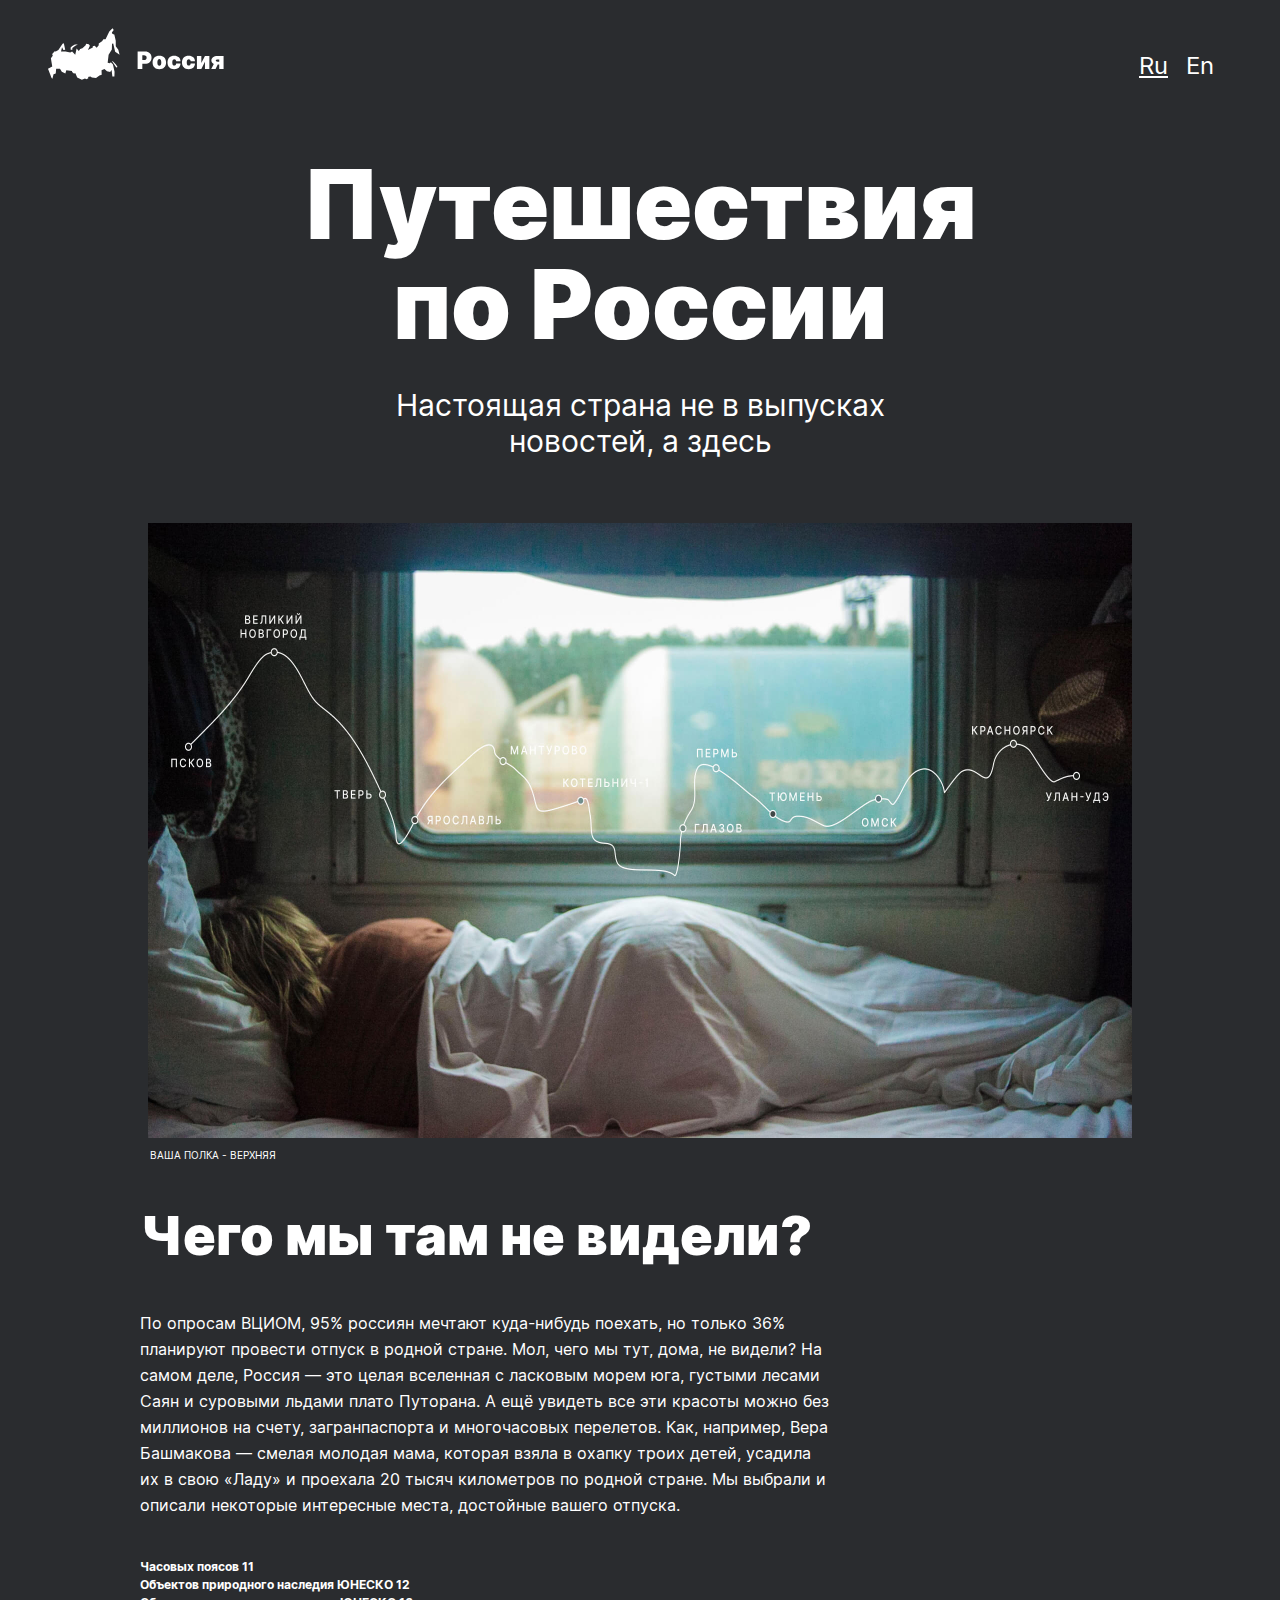
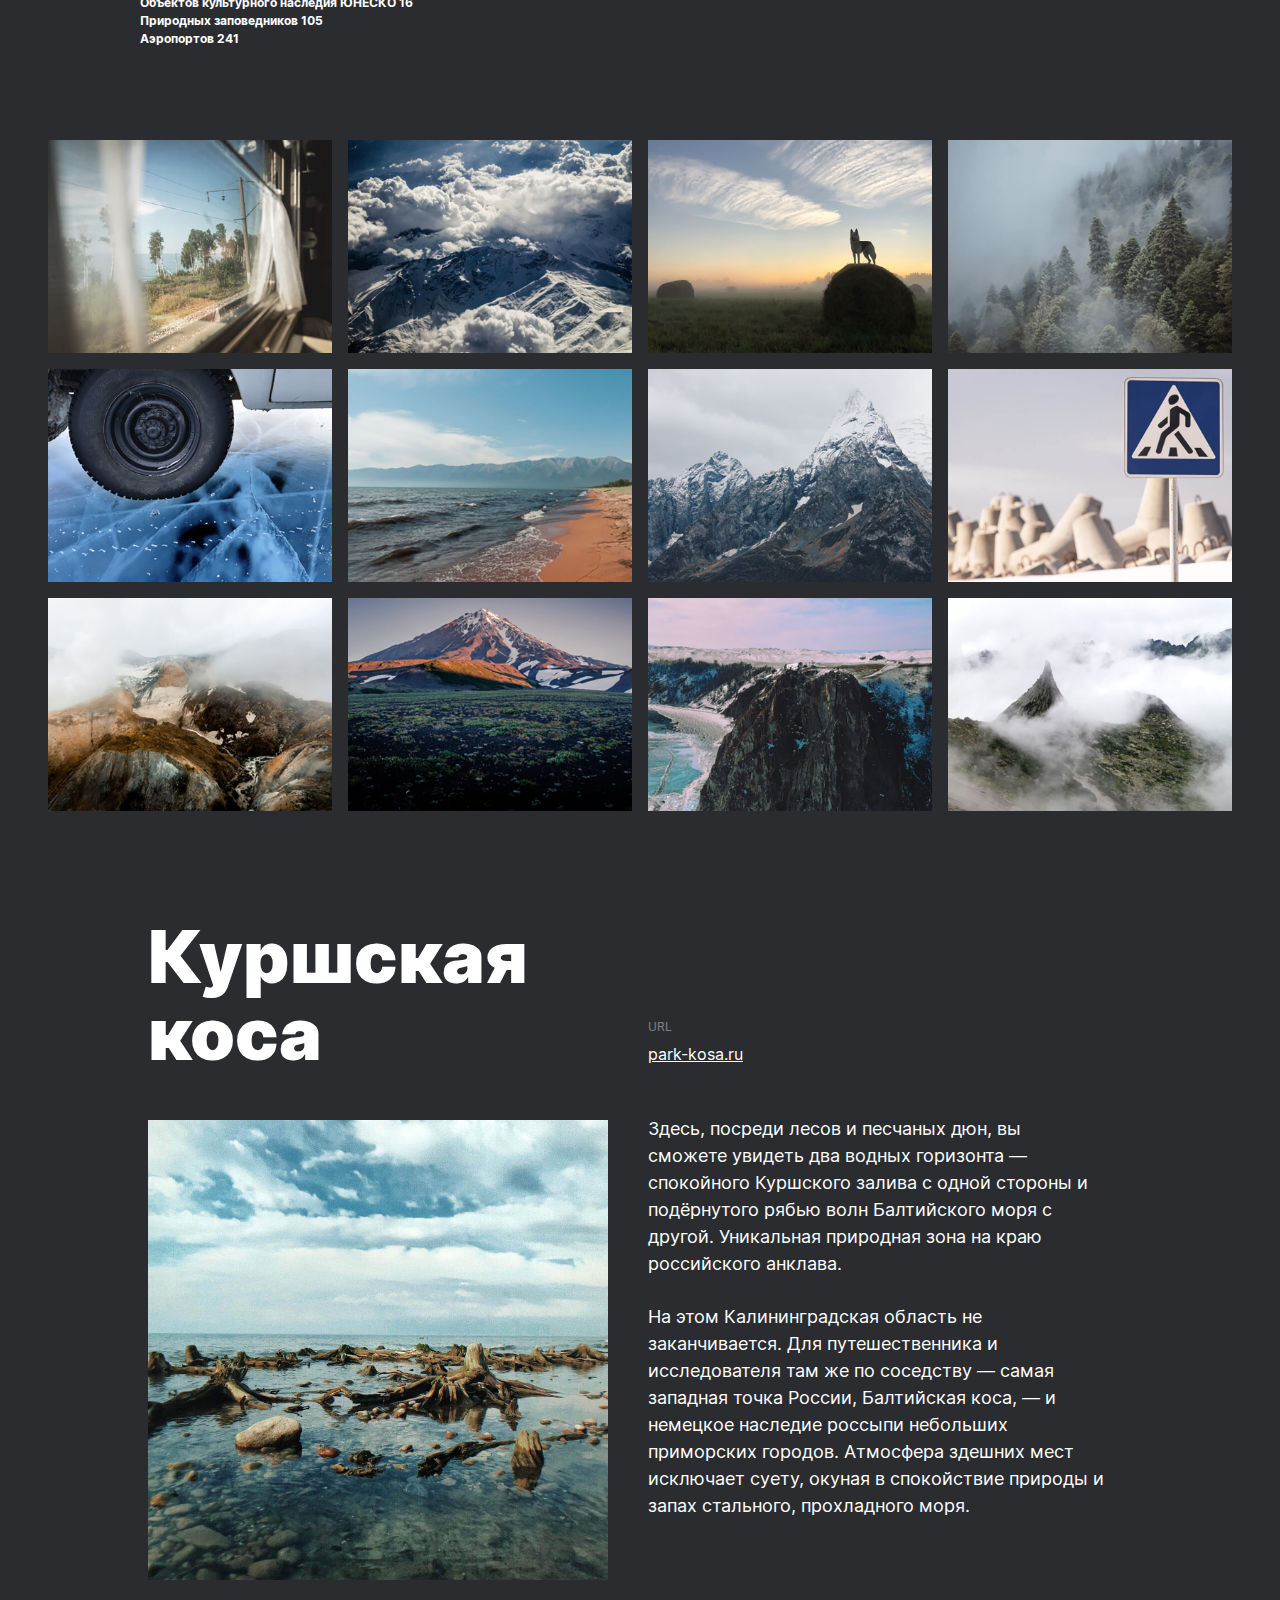
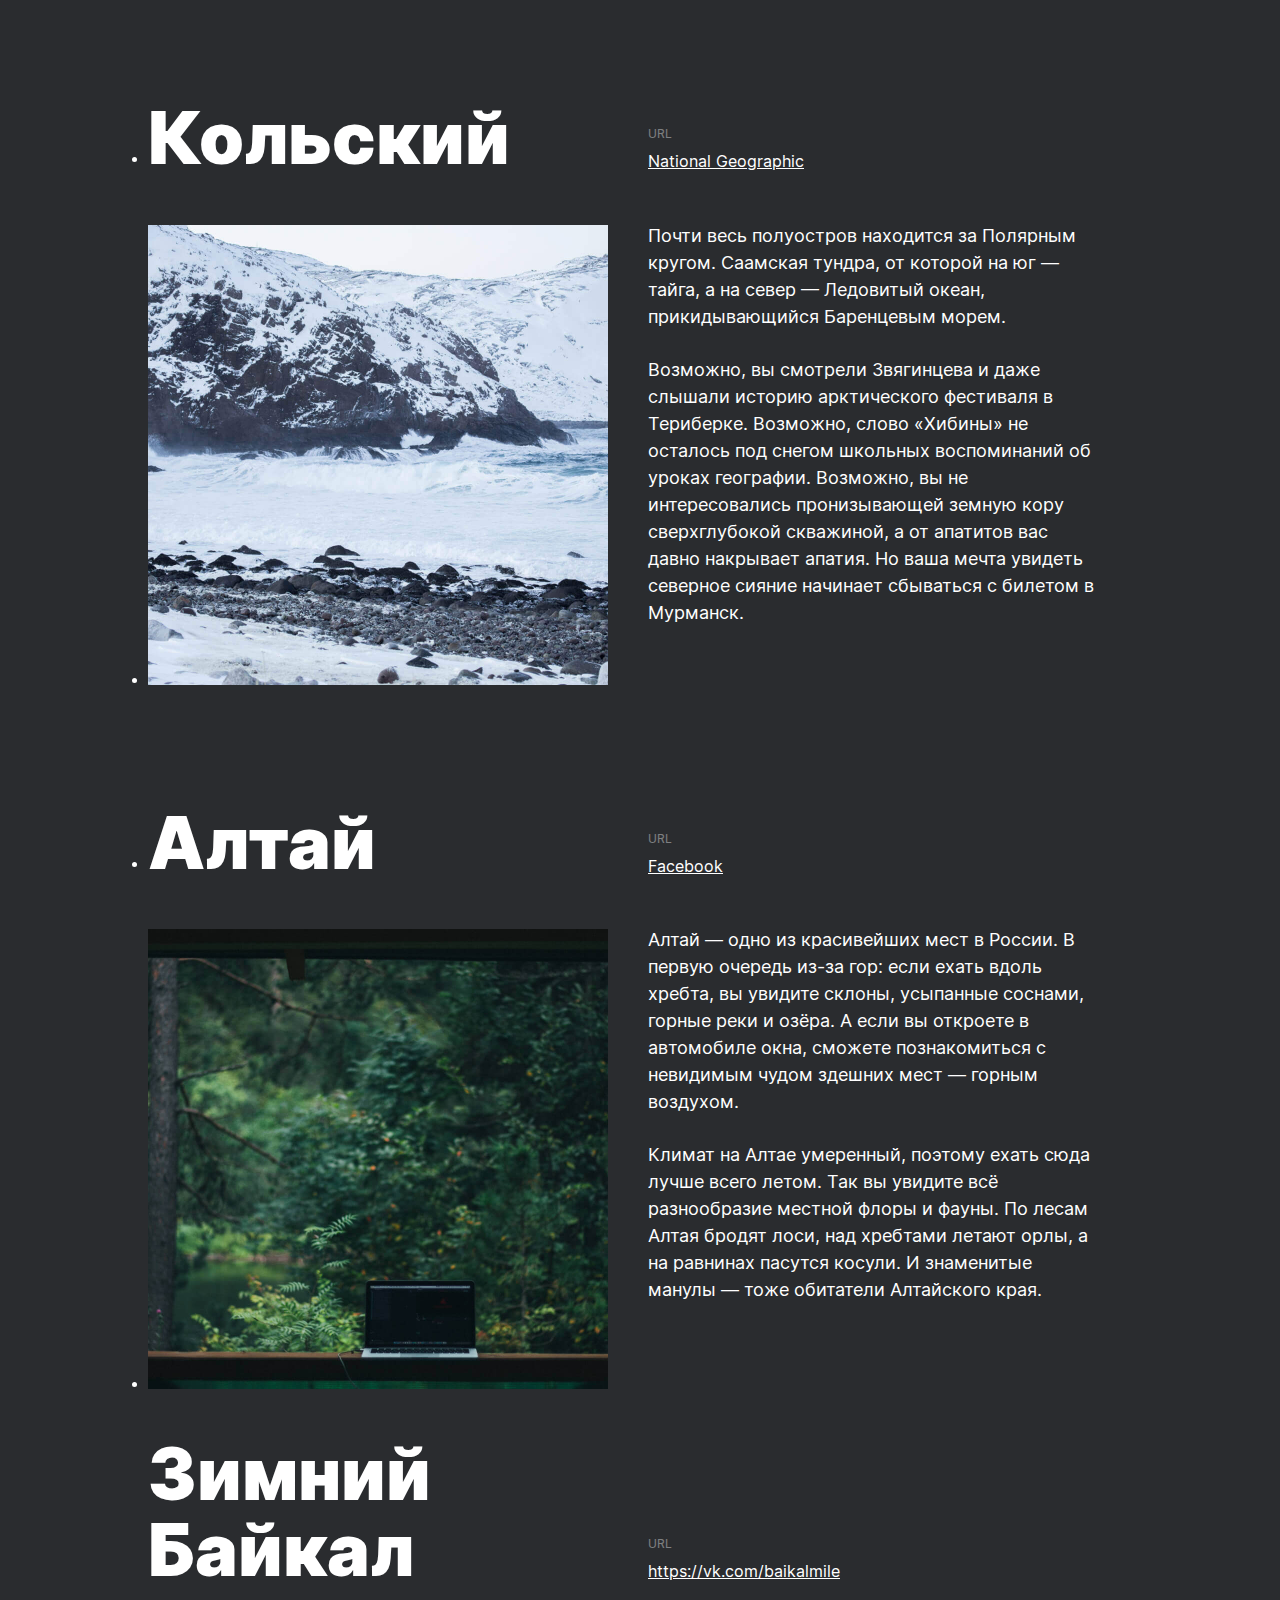
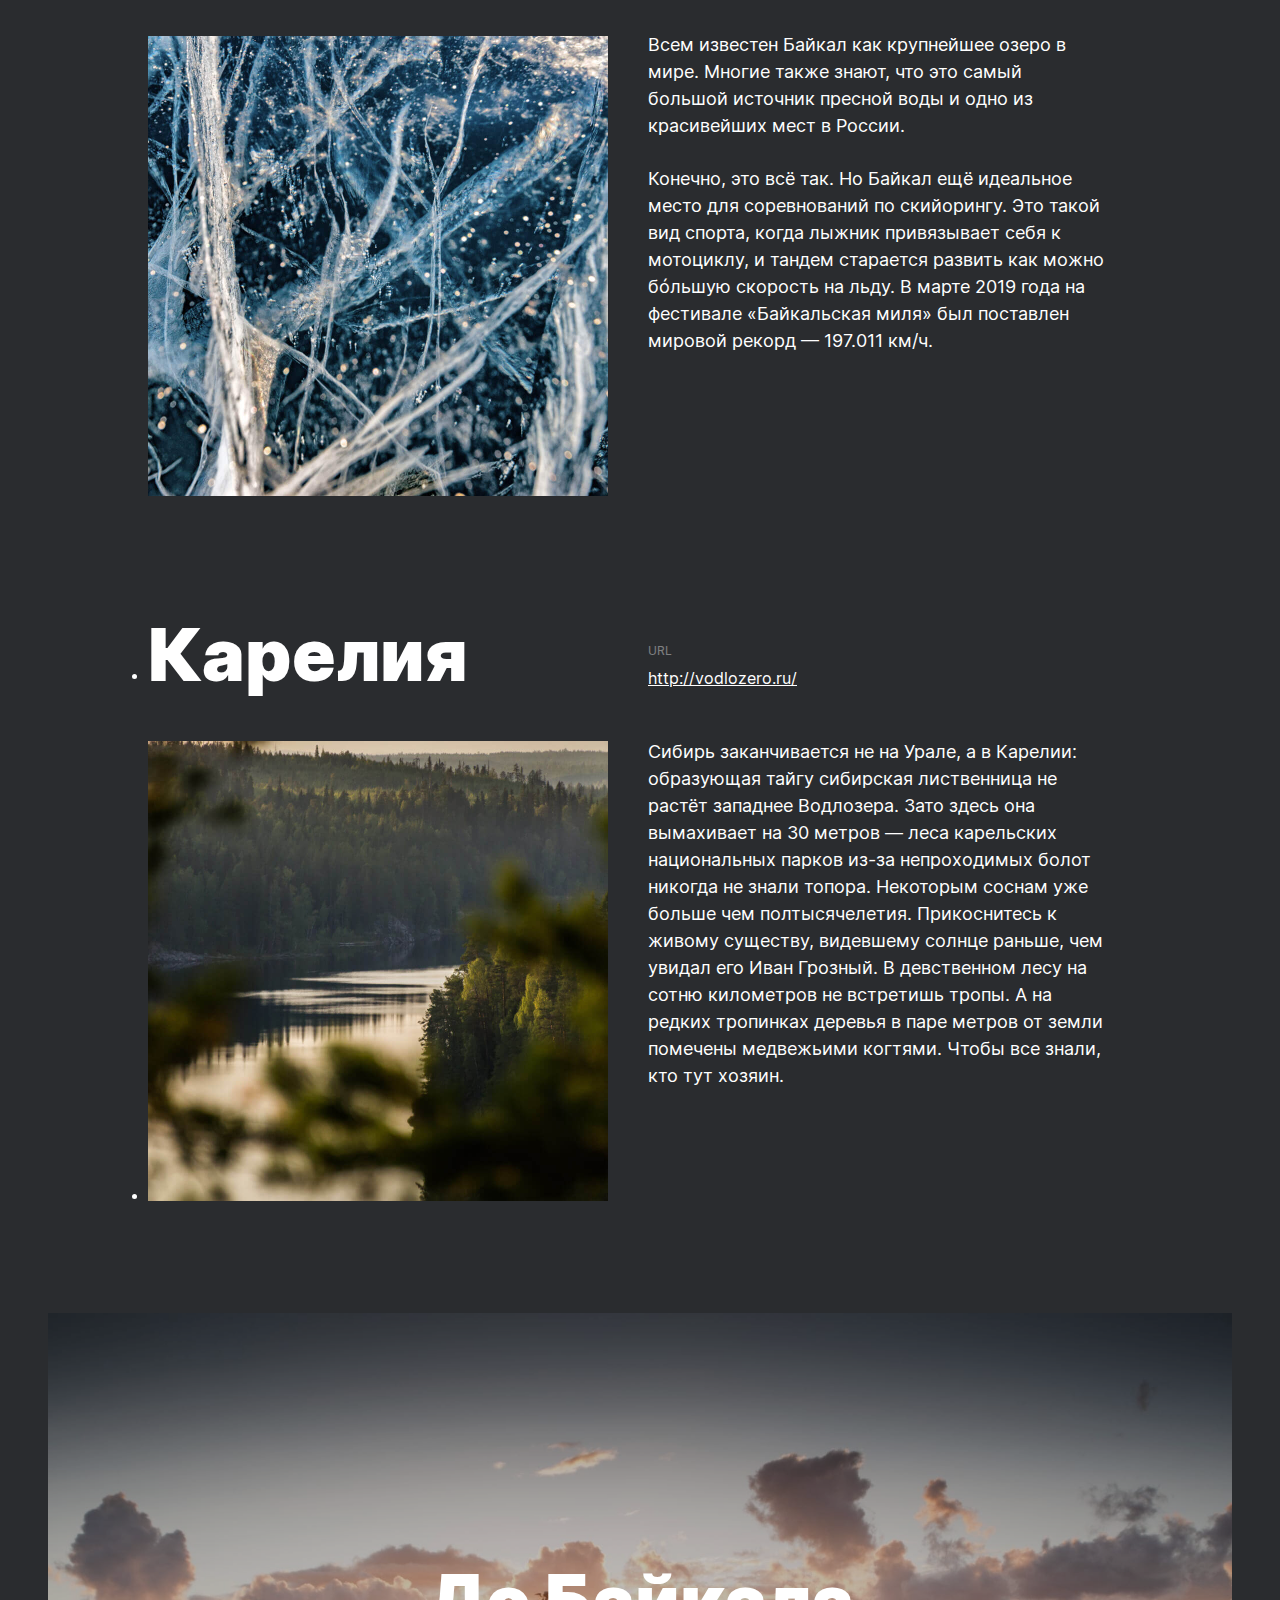
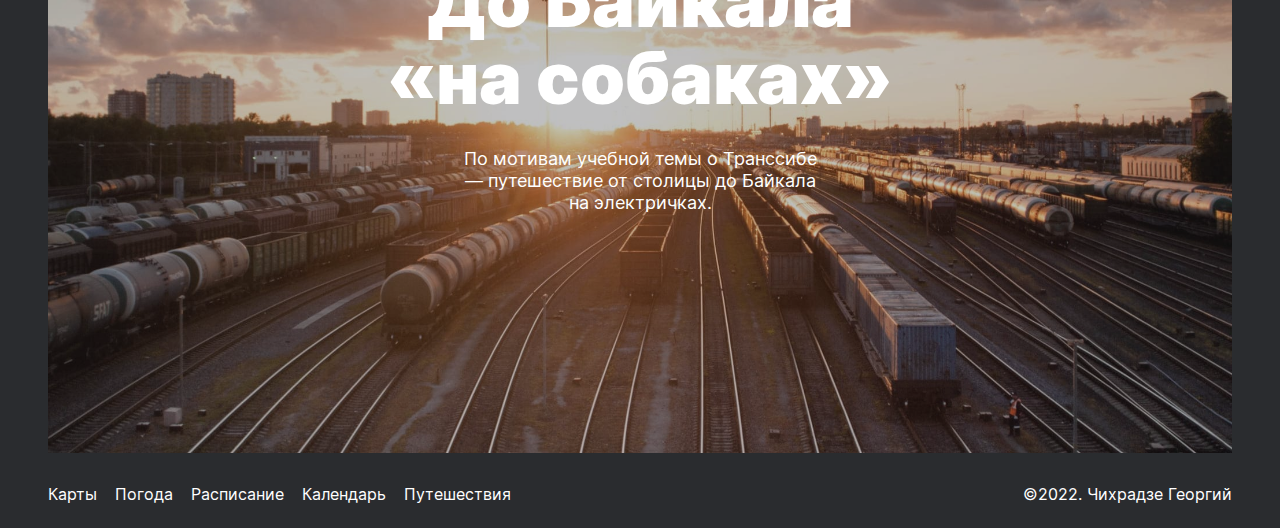
<file: index.html>
<!DOCTYPE html>
<html lang="ru">
  <head>
    <meta charset="UTF-8" />
    <meta name="viewport" content="width=device-width, initial-scale=1.0" />
    <title>Путешествие по России</title>
    <link rel="stylesheet" href="./pages/index.css" />
  </head>
  <body class="page">
    <header class="header">
      <img
        src="./images/header-logo.svg"
        alt="лого хедр"
        class="header__logo"
      />
      <div class="header__lang-links">
        <a href="#" class="header__lang-link header__lang-link_selected">Ru</a>
        <a href="#" class="header__lang-link">En</a>
      </div>
    </header>
    <main>
      <section class="lead">
        <h1 class="lead__title">Путешествия по России</h1>
        <p class="lead__subtitle">
          Настоящая страна не в выпусках новостей, а здесь
        </p>
        <div class="lead__image"></div>
        <p class="lead__caption">ВАША ПОЛКА - ВЕРХНЯЯ</p>
      </section>

      <section class="intro">
        <h2 class="intro__title">Чего мы там не видели?</h2>
        <p class="intro__text">
          По опросам ВЦИОМ, 95% россиян мечтают куда-нибудь поехать, но только
          36% планируют провести отпуск в родной стране. Мол, чего мы тут, дома,
          не видели? На самом деле, Россия — это целая вселенная с ласковым
          морем юга, густыми лесами Саян и суровыми льдами плато Путорана. А ещё
          увидеть все эти красоты можно без миллионов на счету, загранпаспорта и
          многочасовых перелетов. Как, например, Вера Башмакова — смелая молодая
          мама, которая взяла в охапку троих детей, усадила их в свою «Ладу» и
          проехала 20 тысяч километров по родной стране. Мы выбрали и описали
          некоторые интересные места, достойные вашего отпуска.
        </p>
        <ul class="intro__list">
          <li class="intro__list-item">Часовых поясов 11</li>
          <li class="intro__list-item">
            Объектов природного наследия ЮНЕСКО 12
          </li>
          <li class="intro__list-item">
            Объектов культурного наследия ЮНЕСКО 16
          </li>
          <li class="intro__list-item">Природных заповедников 105</li>
          <li class="intro__list-item">Аэропортов 241</li>
        </ul>
      </section>
      <section class="photo-grid">
        <img
          src="./images/photo-grid-train.jpg"
          alt="фотка поезда"
          class="photo-grid__image"
        />
        <img
          src="./images/photo-grid-atharva-tulsi.jpg"
          alt="фотка тулси"
          class="photo-grid__image"
        />
        <img
          src="./images/photo-grid-tuman.jpg"
          alt="фотка туман"
          class="photo-grid__image"
        />
        <img
          src="./images/photo-grid-sochi.jpg"
          alt="фотка сосхи"
          class="photo-grid__image"
        />
        <img
          src="./images/photo-grid-arisa.jpg"
          alt="фотка ариса"
          class="photo-grid__image"
        />
        <img
          src="./images/photo-grid-baikal.jpg"
          alt="фотка бай кал"
          class="photo-grid__image"
        />
        <img
          src="./images/photo-grid-elbrus.jpg"
          alt="7фотка ельбрус"
          class="photo-grid__image"
        />
        <img
          src="./images/photo-grid-kondratiev.jpg"
          alt="фотка кондратиеф"
          class="photo-grid__image"
        />
        <img
          src="./images/photo-grid-kamchatka-1.jpg"
          alt="фотка кам чатка"
          class="photo-grid__image"
        />
        <img
          src="./images/photo-grid-kamchatka-2.jpg"
          alt="фотка камча тка 2"
          class="photo-grid__image"
        />
        <img
          src="./images/photo-grid-baikal-2.jpg"
          alt="фотка байкал 2"
          class="photo-grid__image"
        />
        <img
          src="./images/photo-grid-ergaki.jpg"
          alt="фотка ергаки"
          class="photo-grid__image"
        />
      </section>

      <section class="places">
        <article class="place">
          <ul class="place__list">
            <li><h3 class="place__title">Куршская коса</h3></li>
            <li>
              <img
                src="./images/place-kosa.jpg"
                alt="фотка косы"
                class="place__image"
              />
            </li>
          </ul>
          <ul class="website">
            <li class="place__url-heading">URL</li>
            <li>
              <a href="http://park-kosa.ru" class="place__link" target="_blank"
                >park-kosa.ru</a
              >
            </li>

            <li>
              <p class="paragraph-first">
                Здесь, посреди лесов и песчаных дюн, вы сможете увидеть два
                водных горизонта — спокойного Куршского залива с одной стороны и
                подёрнутого рябью волн Балтийского моря с другой. Уникальная
                природная зона на краю российского анклава.
              </p>
            </li>
            <li>
              <p class="paragraph-second">
                На этом Калининградская область не заканчивается. Для
                путешественника и исследователя там же по соседству — самая
                западная точка России, Балтийская коса, — и немецкое наследие
                россыпи небольших приморских городов. Атмосфера здешних мест
                исключает суету, окуная в спокойствие природы и запах стального,
                прохладного моря.
              </p>
            </li>
          </ul>
        </article>

        <article class="place">
          <ul class="place__list-other">
            <li><h3 class="place__title-other">Кольский</h3></li>
            <li>
              <img
                src="./images/place-kolsky.jpg"
                alt="фотка кольского"
                class="place__image"
              />
            </li>
          </ul>
          <ul class="website">
            <li class="place__url-heading">URL</li>
            <li>
              <a
                href="https://yourshot.nationalgeographic.com/photos/?keywords=kolskiy"
                class="place__link"
                target="_blank"
                >National Geographic</a
              >
            </li>

            <li>
              <p class="paragraph-first">
                Почти весь полуостров находится за Полярным кругом. Саамская
                тундра, от которой на юг — тайга, а на север — Ледовитый океан,
                прикидывающийся Баренцевым морем.
              </p>
            </li>
            <li>
              <p class="paragraph-second">
                Возможно, вы смотрели Звягинцева и даже слышали историю
                арктического фестиваля в Териберке. Возможно, слово «Хибины» не
                осталось под снегом школьных воспоминаний об уроках географии.
                Возможно, вы не интересовались пронизывающей земную кору
                сверхглубокой скважиной, а от апатитов вас давно накрывает
                апатия. Но ваша мечта увидеть северное сияние начинает сбываться
                с билетом в Мурманск.
              </p>
            </li>
          </ul>
        </article>

        <article class="place">
          <ul class="place__list-other">
            <li><h3 class="place__title-other">Алтай</h3></li>
            <li>
              <img
                src="./images/place-altai.jpg"
                alt="фотка кольского"
                class="place__image"
              />
            </li>
          </ul>
          <ul class="website">
            <li class="place__url-heading">URL</li>
            <li>
              <a
                href="https://www.facebook.com/vera.bashmakova/posts/10156011613718822"
                class="place__link"
                target="_blank"
                >Facebook</a
              >
            </li>

            <li>
              <p class="paragraph-first">
                Алтай — одно из красивейших мест в России. В первую очередь
                из-за гор: если ехать вдоль хребта, вы увидите склоны, усыпанные
                соснами, горные реки и озёра. А если вы откроете в автомобиле
                окна, сможете познакомиться с невидимым чудом здешних мест —
                горным воздухом.
              </p>
            </li>
            <li>
              <p class="paragraph-second">
                Климат на Алтае умеренный, поэтому ехать сюда лучше всего летом.
                Так вы увидите всё разнообразие местной флоры и фауны. По лесам
                Алтая бродят лоси, над хребтами летают орлы, а на равнинах
                пасутся косули. И знаменитые манулы — тоже обитатели Алтайского
                края.
              </p>
            </li>
          </ul>
        </article>

        <article class="place">
          <ul class="place__list">
            <li><h3 class="place__title">Зимний Байкал</h3></li>
            <li>
              <img
                src="./images/place-winter-baikal.jpg"
                alt="фотка кольского"
                class="place__image"
              />
            </li>
          </ul>
          <ul class="website">
            <li class="place__url-heading">URL</li>
            <li>
              <a
                href="https://vk.com/baikalmile"
                class="place__link"
                target="_blank"
                >https://vk.com/baikalmile</a
              >
            </li>

            <li>
              <p class="paragraph-first">
                Всем известен Байкал как крупнейшее озеро в мире. Многие также
                знают, что это самый большой источник пресной воды и одно из
                красивейших мест в России.
              </p>
            </li>
            <li>
              <p class="paragraph-second">
                Конечно, это всё так. Но Байкал ещё идеальное место
                для соревнований по скийорингу. Это такой вид спорта, когда
                лыжник привязывает себя к мотоциклу, и тандем старается развить
                как можно бóльшую скорость на льду. В марте 2019 года на
                фестивале «Байкальская миля» был поставлен мировой рекорд —
                197.011 км/ч.
              </p>
            </li>
          </ul>
        </article>

        <article class="place">
          <ul class="place__list-other">
            <li><h3 class="place__title-other">Карелия</h3></li>
            <li>
              <img
                src="./images/place-karelia.jpg"
                alt="фотка кольского"
                class="place__image"
              />
            </li>
          </ul>
          <ul class="website">
            <li class="place__url-heading">URL</li>
            <li>
              <a href="http://vodlozero.ru" target="_blank" class="place__link"
                >http://vodlozero.ru/</a
              >
            </li>

            <li>
              <p class="paragraph-first">
                Сибирь заканчивается не на Урале, а в Карелии: образующая тайгу
                сибирская лиственница не растёт западнее Водлозера. Зато здесь
                она вымахивает на 30 метров — леса карельских национальных
                парков из-за непроходимых болот никогда не знали топора.
                Некоторым соснам уже больше чем полтысячелетия. Прикоснитесь к
                живому существу, видевшему солнце раньше, чем увидал его Иван
                Грозный. В девственном лесу на сотню километров не встретишь
                тропы. А на редких тропинках деревья в паре метров от земли
                помечены медвежьими когтями. Чтобы все знали, кто тут хозяин.
              </p>
            </li>
          </ul>
        </article>
      </section>
      <section class="cover">
        <a
          class="cover__overlay"
          href="https://stampsy.com/na-elektrichkakh-do-baikala"
          target="_blank"
        >
          <h2 class="cover__title">До Байкала «на&nbsp;собаках»</h2>

          <p class="cover__subtitle">
            По мотивам учебной темы о Транссибе — путешествие от столицы до
            Байкала на электричках.
          </p>
        </a>
      </section>
    </main>
    <footer class="footer">
      <nav class="footer__links">
        <a class="footer__link" href="https://yandex.ru/maps" target="_blank"
          >Карты</a
        >
        <a class="footer__link" href="https://yandex.ru/pogoda" target="_blank"
          >Погода</a
        >
        <a class="footer__link" href="https://rasp.yandex.ru" target="_blank"
          >Расписание</a
        >
        <a
          class="footer__link"
          href="https://calendar.yandex.ru"
          target="_blank"
          >Календарь</a
        >
        <a class="footer__link" href="https://travel.yandex.ru" target="_blank"
          >Путешествия</a
        >
      </nav>
      <p class="footer__copyright">&#169;2022. Чихрадзе Георгий</p>
    </footer>
  </body>
</html>
</file>
<file: pages/index.css>
@import url(../vendor/normalize.css);

@import url(../blocks/page/page.css);

@import url(../fonts/fonts.css);

@import url(../blocks/header/header.css);
@import url(../blocks/header/__lang-links/header__lang-links.css);
@import url(../blocks/header/__logo/header__logo.css);
@import url(../blocks/header/__lang-link/header__lang-link.css);
@import url(../blocks/header/__lang-link/_selected/header__lang-link_selected.css);

@import url(../blocks/lead/__caption/lead__caption.css);
@import url(../blocks/lead/__subtitle/lead__subtitle.css);
@import url(../blocks/lead/__title/lead__title.css);
@import url(../blocks/lead/__image/lead__image.css);
@import url(../blocks/lead/lead.css);

@import url(../blocks/intro/__list/intro__list.css);
@import url(../blocks/intro/__list/-item/intro__list-item.css);
@import url(../blocks/intro/__text/intro__text.css);
@import url(../blocks/intro/__title/intro__title.css);
@import url(../blocks/intro/intro.css);

@import url(../blocks/photo-grid/photo-grid.css);
@import url(../blocks/photo-grid/__image/photo-grid__image.css);

@import url(../blocks/place/place.css);
@import url(../blocks/place/__image/place__image.css);
@import url(../blocks/place/__link/place__link.css);
@import url(../blocks/place/__title/place__title.css);
@import url(../blocks/place/__title/-other/place__title-other.css);
@import url(../blocks/place/__url-heading/place__url-heading.css);
@import url(../blocks/place/website/website.css);
@import url(../blocks/place/__list/place__list.css);
@import url(../blocks/place/__list/-other/place__list-other.css);

@import url(../blocks/paragraph/paragraph.css);
@import url(../blocks/paragraph/-first/paragraph-first.css);
@import url(../blocks/paragraph/-second/paragraph-second.css);
@import url(../blocks/paragraph/paragraph.css);

@import url(../blocks/cover/cover.css);
@import url(../blocks/cover/__overlay/cover__overlay.css);
@import url(../blocks/cover/__subtitle/cover__subtitle.css);
@import url(../blocks/cover/__title/cover__title.css);

@import url(../blocks/footer/__copyright/footer__copyright.css);
@import url(../blocks/footer/__link/footer__link.css);
@import url(../blocks/footer/__links/footer__links.css);
@import url(../blocks/footer/footer.css);
</file>
